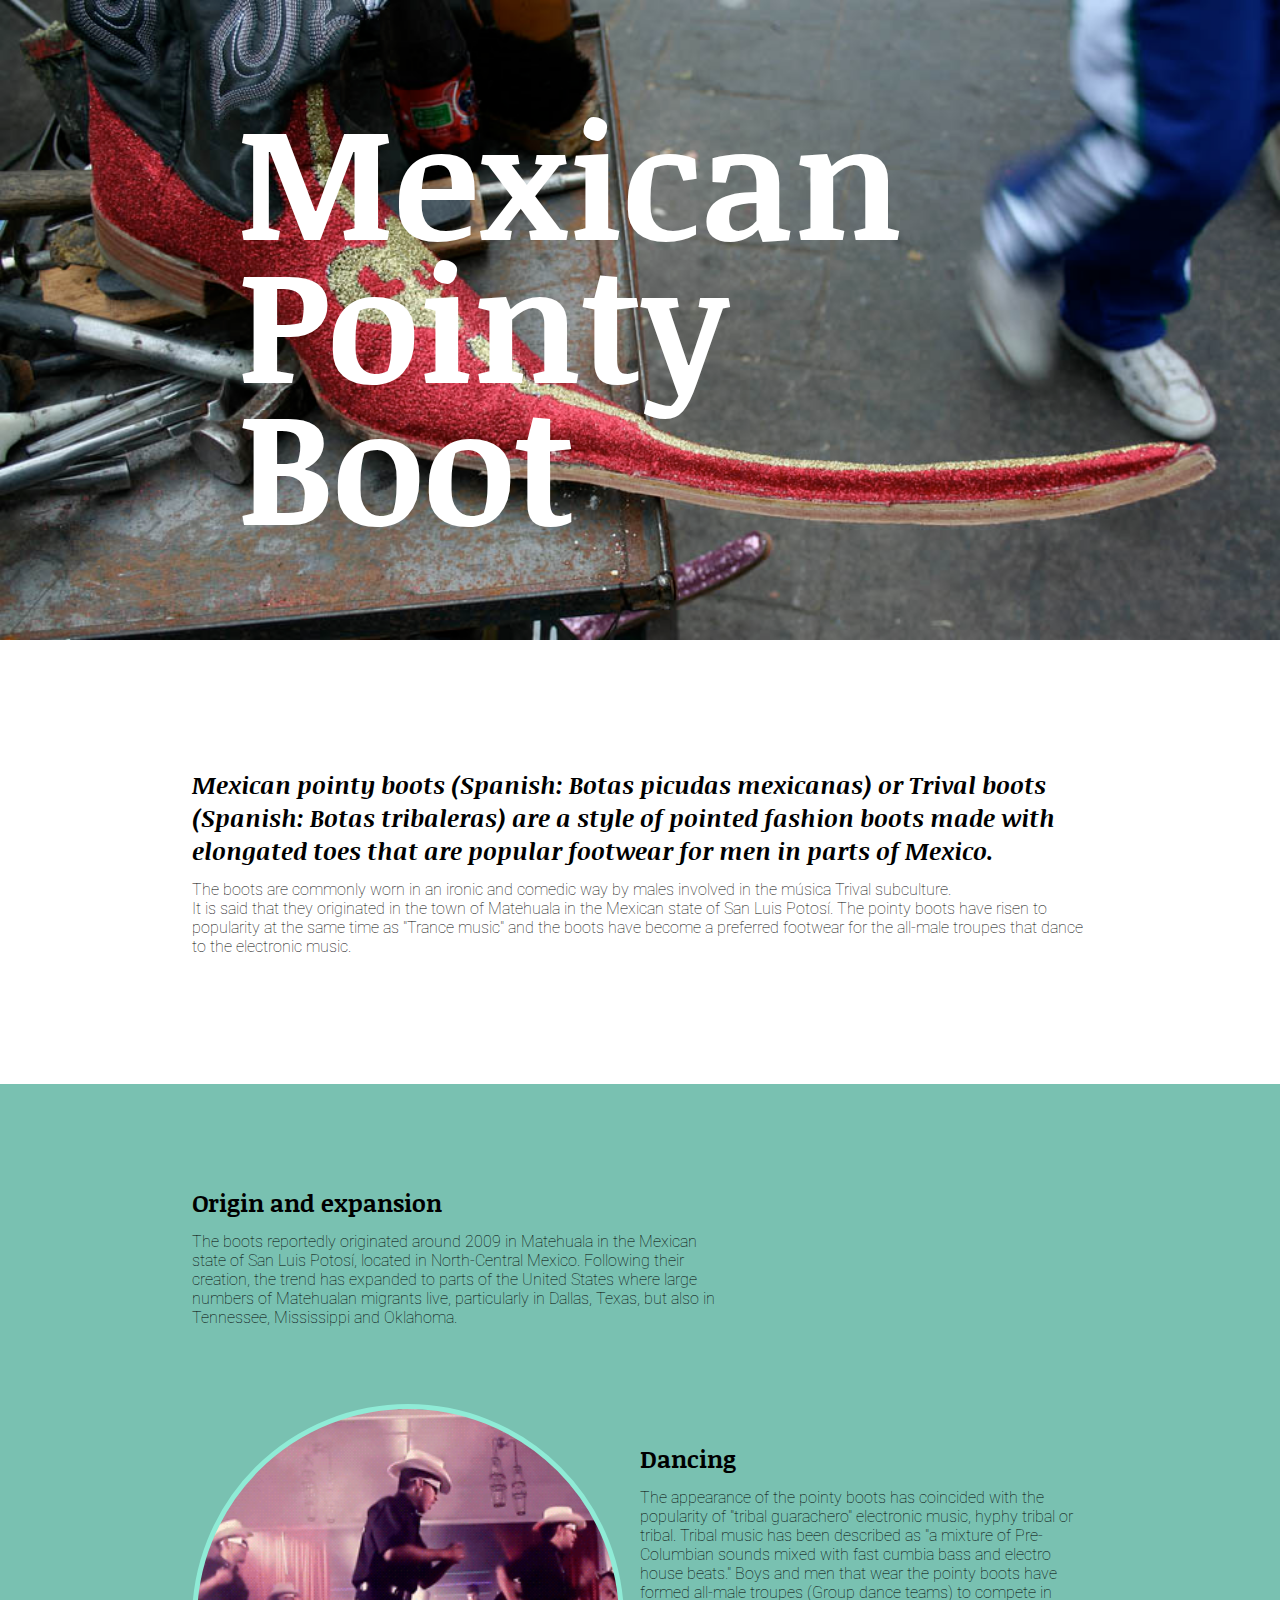
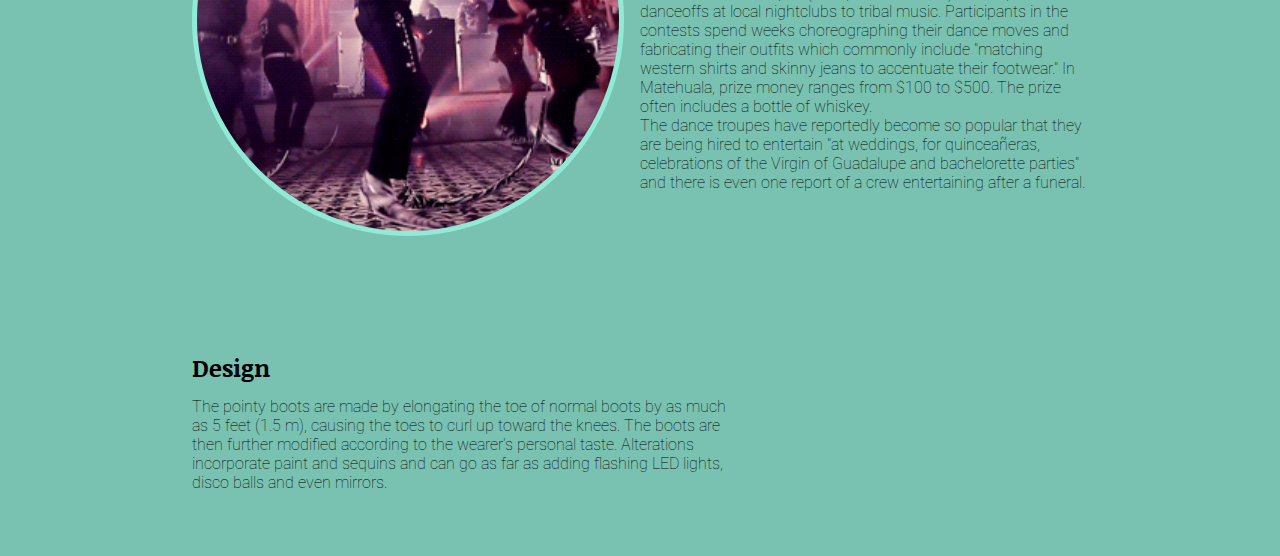
<file: FlexDemo/index.html>
<!DOCTYPE html>
<html>
  <head>
    <meta charset="utf-8">
    <title>Flexbox Demo</title>

    <link rel="stylesheet" href="css/master.css">
    <link href="https://fonts.googleapis.com/css?family=Roboto:100,100i,400,700" rel="stylesheet">
    <link href="https://fonts.googleapis.com/css?family=Noticia+Text:700" rel="stylesheet">
  </head>

  <body>
    <section class="headerimage">
      <div class="text-box, content">
        <div class="primary-text" id="title-h1">
          <h1>Mexican Pointy Boot</h1>
        </div>
      </div>
    </section>

    <section class="content">
      <article class="secondary-text" id="lead-text">
        <h3>Mexican pointy boots (Spanish: Botas picudas mexicanas) or Trival boots (Spanish: Botas tribaleras) are a style of pointed fashion boots made with elongated toes that are popular footwear for men in parts of Mexico.</h3>
        <p>The boots are commonly worn in an ironic and comedic way by males involved in the música Trival subculture.</p>
        <p>It is said that they originated in the town of Matehuala in the Mexican state of San Luis Potosí. The pointy boots have risen to popularity at the same time as "Trance music" and the boots have become a preferred footwear for the all-male troupes that dance to the electronic music.</p>
      </article>
    </section>

    <section class="stubs-background">
      <section class="content">
        <div class="stubs">
          <article class="secondary-text" id="small-stub">
            <h3>Origin and expansion</h3>
            <p>The boots reportedly originated around 2009 in Matehuala in the Mexican state of San Luis Potosí, located in North-Central Mexico. Following their creation, the trend has expanded to parts of the United States where large numbers of Matehualan migrants live, particularly in Dallas, Texas, but also in Tennessee, Mississippi and Oklahoma.</p>
          </article>

          <article class="secondary-text" id="small-stub">
            <div class="cir-img"></div>
            <div id="right-text">
              <h3>Dancing</h3>
              <p>The appearance of the pointy boots has coincided with the popularity of "tribal guarachero" electronic music, hyphy tribal or tribal. Tribal music has been described as "a mixture of Pre-Columbian sounds mixed with fast cumbia bass and electro house beats." Boys and men that wear the pointy boots have formed all-male troupes (Group dance teams) to compete in danceoffs at local nightclubs to tribal music. Participants in the contests spend weeks choreographing their dance moves and fabricating their outfits which commonly include "matching western shirts and skinny jeans to accentuate their footwear." In Matehuala, prize money ranges from $100 to $500. The prize often includes a bottle of whiskey.</p>
              <p>The dance troupes have reportedly become so popular that they are being hired to entertain "at weddings, for quinceañeras, celebrations of the Virgin of Guadalupe and bachelorette parties" and there is even one report of a crew entertaining after a funeral.</p>
            </div>
          </article>

          <article class="secondary-text" id="small-stub">
            <h3>Design</h3>
            <p>The pointy boots are made by elongating the toe of normal boots by as much as 5 feet (1.5 m), causing the toes to curl up toward the knees. The boots are then further modified according to the wearer's personal taste. Alterations incorporate paint and sequins and can go as far as adding flashing LED lights, disco balls and even mirrors.</p>
          </article>
        </div>
      </section>
    </section>


  </body>
</html>
</file>
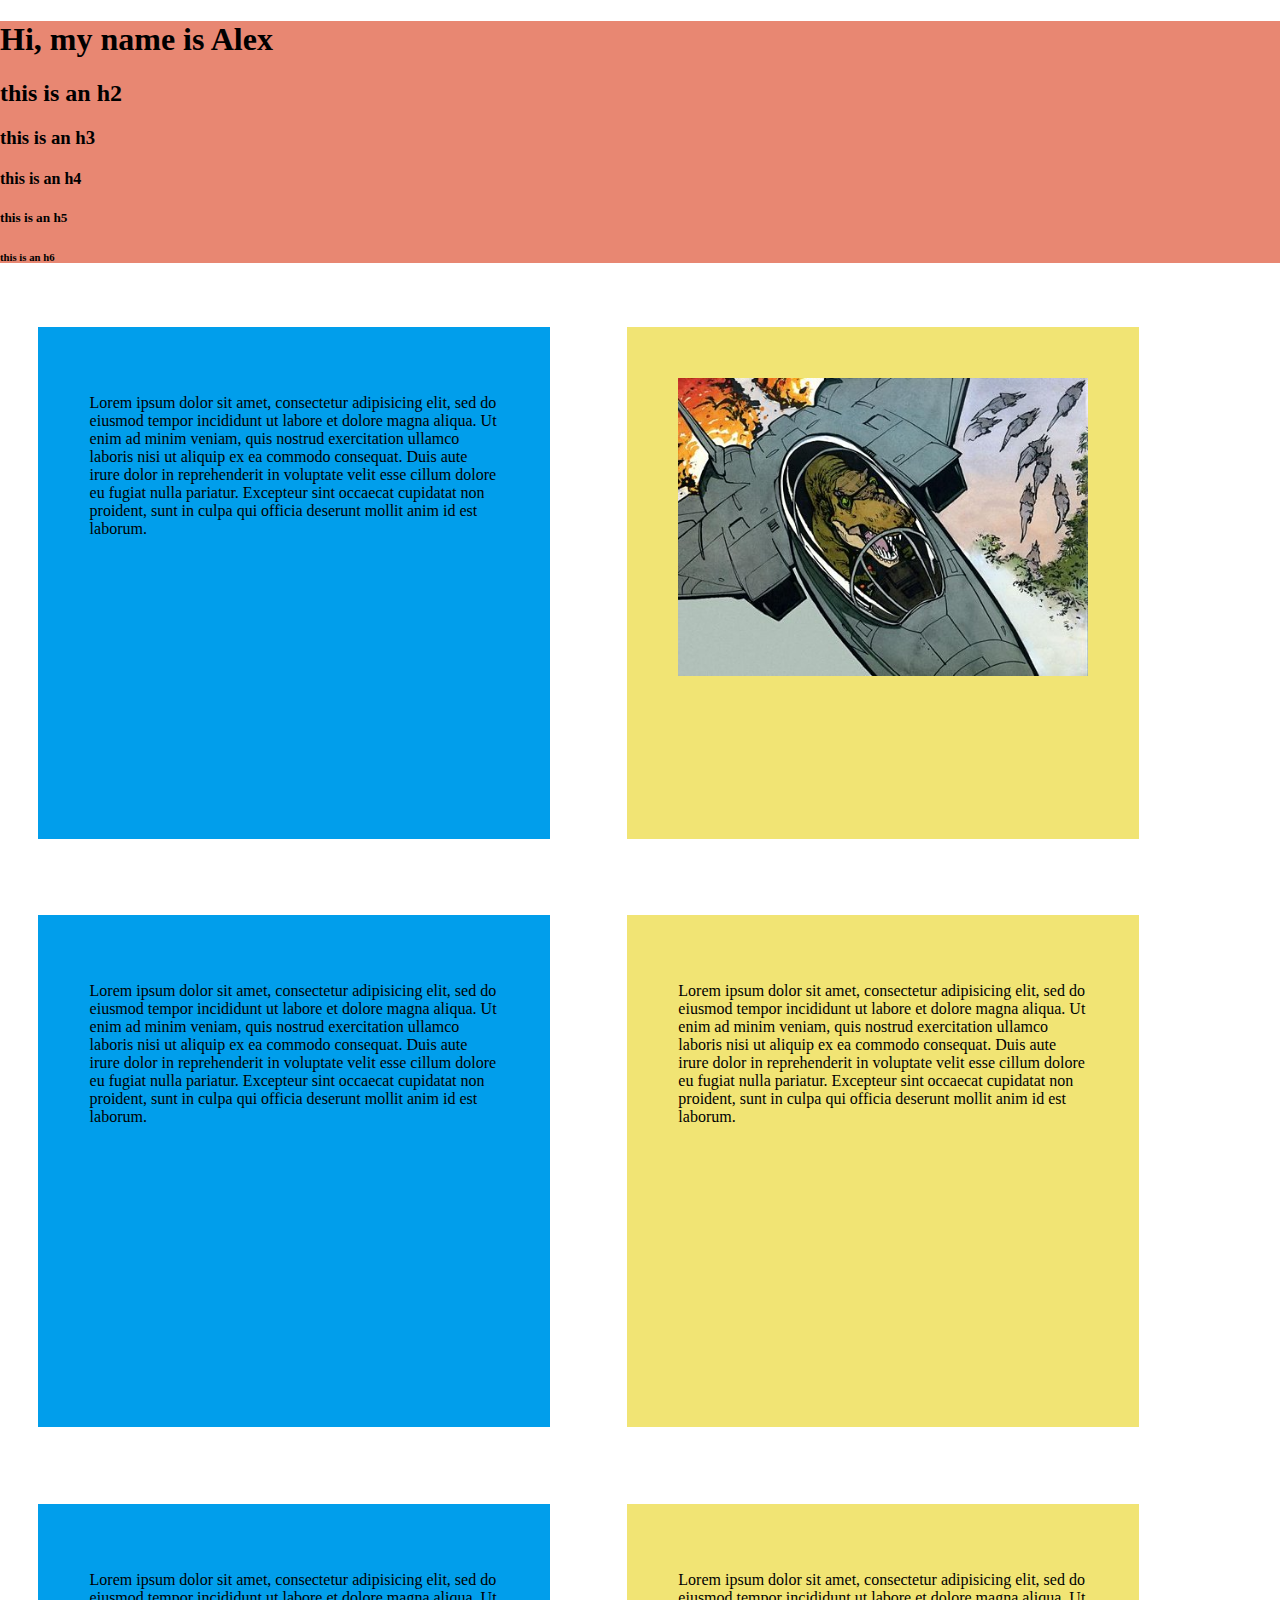
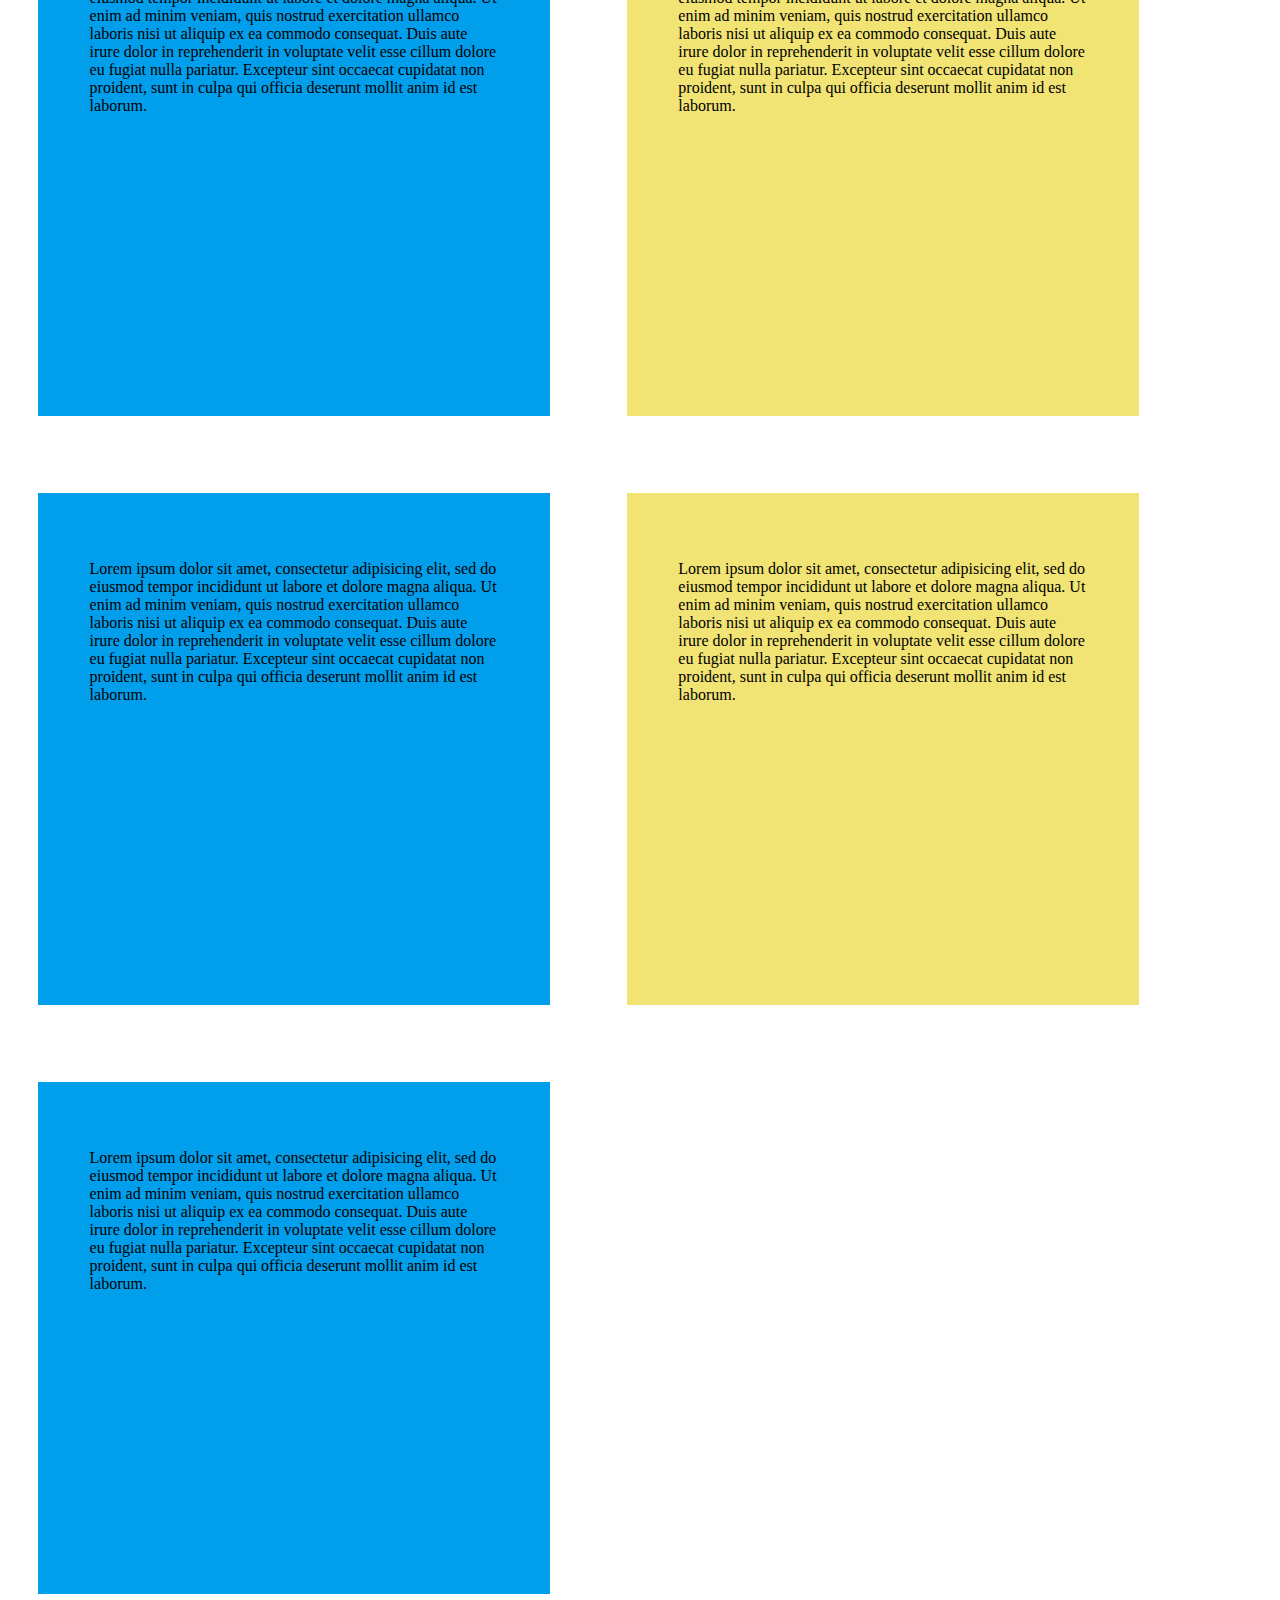
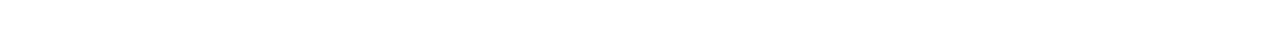
<file: scoobydo/index.html>
<!DOCTYPE html>
<html>
  <head>
    <meta charset="utf-8">
    <title>Messing Around</title>

    <link rel="stylesheet" href="css/master.css">

  </head>

  <body>
    <div id="headings">
      <h1>Hi, my name is Alex</h1>
      <h2>this is an h2</h2>
      <h3>this is an h3</h3>
      <h4>this is an h4</h4>
      <h5>this is an h5</h5>
      <h6>this is an h6</h6>
    </div>

    <div class="boxes">
      <div>
        <p>Lorem ipsum dolor sit amet, consectetur adipisicing elit, sed do eiusmod tempor incididunt ut labore et dolore magna aliqua. Ut enim ad minim veniam, quis nostrud exercitation ullamco laboris nisi ut aliquip ex ea commodo consequat. Duis aute irure dolor in reprehenderit in voluptate velit esse cillum dolore eu fugiat nulla pariatur. Excepteur sint occaecat cupidatat non proident, sunt in culpa qui officia deserunt mollit anim id est laborum.</p>
      </div>

      <div>
        <div id="image-box">
          <img src="imgs/calvin-dino.jpg" alt="">
        </div>
      </div>

      <div>
        <p>Lorem ipsum dolor sit amet, consectetur adipisicing elit, sed do eiusmod tempor incididunt ut labore et dolore magna aliqua. Ut enim ad minim veniam, quis nostrud exercitation ullamco laboris nisi ut aliquip ex ea commodo consequat. Duis aute irure dolor in reprehenderit in voluptate velit esse cillum dolore eu fugiat nulla pariatur. Excepteur sint occaecat cupidatat non proident, sunt in culpa qui officia deserunt mollit anim id est laborum.</p>
      </div>
      <div>
        <p>Lorem ipsum dolor sit amet, consectetur adipisicing elit, sed do eiusmod tempor incididunt ut labore et dolore magna aliqua. Ut enim ad minim veniam, quis nostrud exercitation ullamco laboris nisi ut aliquip ex ea commodo consequat. Duis aute irure dolor in reprehenderit in voluptate velit esse cillum dolore eu fugiat nulla pariatur. Excepteur sint occaecat cupidatat non proident, sunt in culpa qui officia deserunt mollit anim id est laborum.</p>
      </div>
      <div>
        <p>Lorem ipsum dolor sit amet, consectetur adipisicing elit, sed do eiusmod tempor incididunt ut labore et dolore magna aliqua. Ut enim ad minim veniam, quis nostrud exercitation ullamco laboris nisi ut aliquip ex ea commodo consequat. Duis aute irure dolor in reprehenderit in voluptate velit esse cillum dolore eu fugiat nulla pariatur. Excepteur sint occaecat cupidatat non proident, sunt in culpa qui officia deserunt mollit anim id est laborum.</p>
      </div>
      <div>
        <p>Lorem ipsum dolor sit amet, consectetur adipisicing elit, sed do eiusmod tempor incididunt ut labore et dolore magna aliqua. Ut enim ad minim veniam, quis nostrud exercitation ullamco laboris nisi ut aliquip ex ea commodo consequat. Duis aute irure dolor in reprehenderit in voluptate velit esse cillum dolore eu fugiat nulla pariatur. Excepteur sint occaecat cupidatat non proident, sunt in culpa qui officia deserunt mollit anim id est laborum.</p>
      </div>
      <div>
        <p>Lorem ipsum dolor sit amet, consectetur adipisicing elit, sed do eiusmod tempor incididunt ut labore et dolore magna aliqua. Ut enim ad minim veniam, quis nostrud exercitation ullamco laboris nisi ut aliquip ex ea commodo consequat. Duis aute irure dolor in reprehenderit in voluptate velit esse cillum dolore eu fugiat nulla pariatur. Excepteur sint occaecat cupidatat non proident, sunt in culpa qui officia deserunt mollit anim id est laborum.</p>
      </div>
      <div>
        <p>Lorem ipsum dolor sit amet, consectetur adipisicing elit, sed do eiusmod tempor incididunt ut labore et dolore magna aliqua. Ut enim ad minim veniam, quis nostrud exercitation ullamco laboris nisi ut aliquip ex ea commodo consequat. Duis aute irure dolor in reprehenderit in voluptate velit esse cillum dolore eu fugiat nulla pariatur. Excepteur sint occaecat cupidatat non proident, sunt in culpa qui officia deserunt mollit anim id est laborum.</p>
      </div>
      <div>
        <p>Lorem ipsum dolor sit amet, consectetur adipisicing elit, sed do eiusmod tempor incididunt ut labore et dolore magna aliqua. Ut enim ad minim veniam, quis nostrud exercitation ullamco laboris nisi ut aliquip ex ea commodo consequat. Duis aute irure dolor in reprehenderit in voluptate velit esse cillum dolore eu fugiat nulla pariatur. Excepteur sint occaecat cupidatat non proident, sunt in culpa qui officia deserunt mollit anim id est laborum.</p>
      </div>
    </div>
  </body>

</html>
</file>
<file: FlexDemo/css/master.css>
body, h1{
  padding: 0;
  margin: 0;
}

body{
  font-family: "Roboto", sans-serif;
}

section.headerimage{
  width: 100%;
  height: 50vw;

  background-image: url("../imgs/pointyboot.jpg");
  background-size: contain;
  background-repeat: no-repeat;

  display: flex;
  justify-content: center;
  align-items: center;
}


div.primary-text{
  width: 90%;
  margin: 0 auto;

}

div.primary-text>h1{
  color: #fff;
  font-size: 10rem;
  font-family: "Noticia Text", serif;
  line-height: 89%;
}

h3{
  font-family: "Noticia Text", serif;
}

.content{
  width: 70vw;
  margin: 0 auto;
}

article#lead-text{
  width: 100%;
  font-style: italic;
  margin: 10vw 0;
}

article.secondary-text h3{
  margin: 3vw 0 1vw 0;
  font-size: 150%;
}

article.secondary-text p{
  font-weight: 100;
  font-style: normal;

  margin: 0;
}

article#small-stub{
  width: 60%;
}

section.stubs-background{
  background-color: #79c1b1;
  width: 100%;
}

div.stubs{
  width: 100%;
  display: flex;
  justify-content: flex-end;
  flex-direction: column;
  padding: 5vw 0;
}

article#small-stub:nth-child(2n+0){
  align-self: flex-end;
  width: 100%;
  display: flex;
  justify-content: space-between;
  margin: 6vw 0;
}

#right-text{
  width: 50%;
}

.cir-img{
  background-image: url("../imgs/boot.gif");
  background-size: cover;
  background-position: center;

  width: 33vw;
  height: 33vw;
  border-radius: 50%;
  align-self: center;
  border: 5px solid #8febd6;
}
</file>
<file: scoobydo/css/master.css>
body{
  padding: 0;
  margin: 0;
}

div#headings{
  background-color: #e88772;
}

div.boxes{
  width: 100vw;

  display: flex;
  flex-wrap: wrap;

  margin: 0 auto;
}

div.boxes>div{
  width: 32vw;
  height: 32vw;

  margin: 3vw;
  padding: 4vw;

  background-color: #019eeb;

  overflow: hidden;
}

div.boxes>div:nth-child(even){
  background-color: #f1e474;
}

div#image-box{
  width: 100%;
}

div#image-box>img{
  width: 100%;
}
</file>
